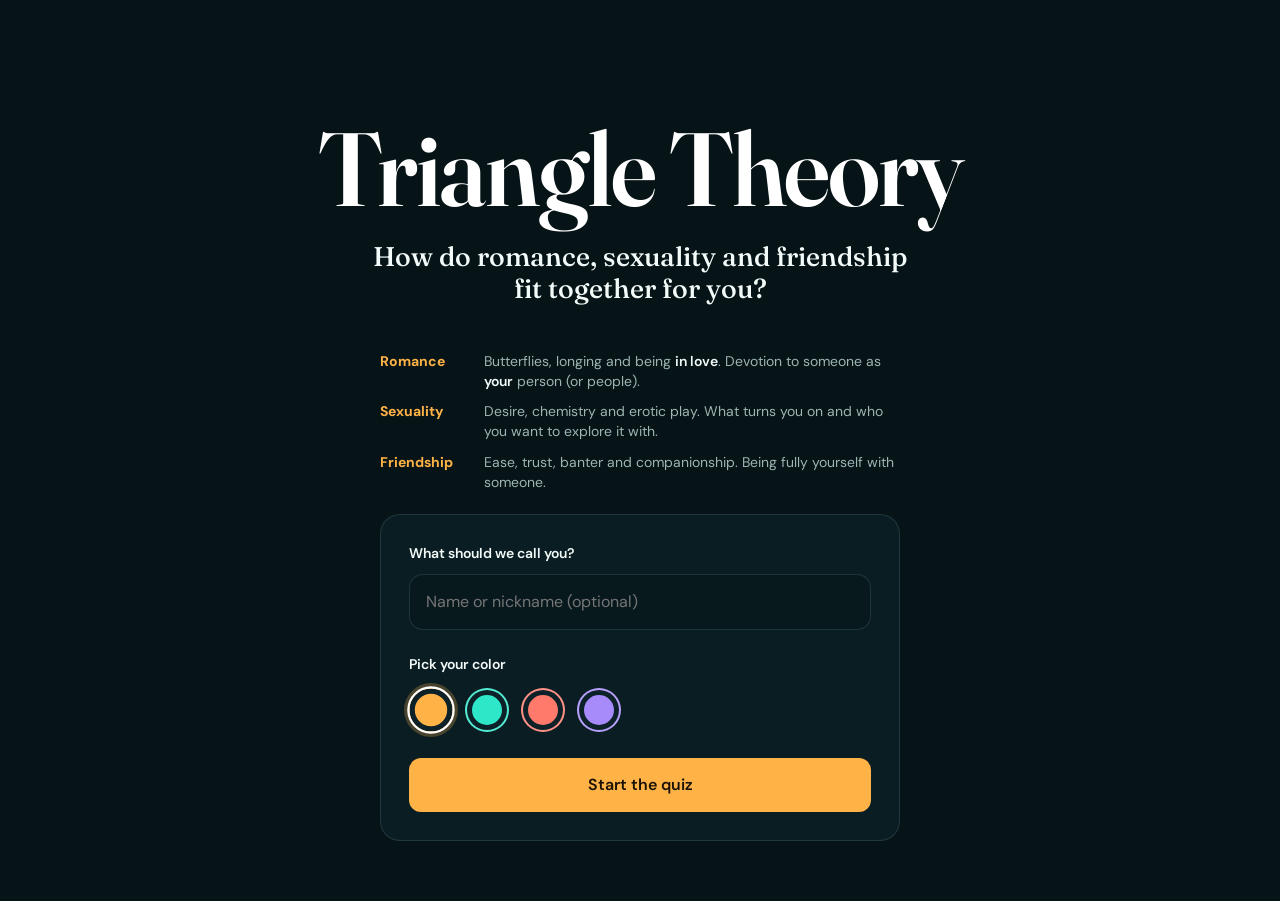
<file: index.html>
<!doctype html>
<html lang="en">
<head>
  <meta charset="utf-8">
  <meta name="viewport" content="width=device-width, initial-scale=1, viewport-fit=cover">
  <meta name="theme-color" content="#061317">
  <title>Triangle Theory</title>
  <meta name="description" content="A quiz that maps how romance, sexuality and friendship fit together for you.">
  <link rel="preconnect" href="https://fonts.googleapis.com">
  <link rel="preconnect" href="https://fonts.gstatic.com" crossorigin>
  <link href="https://fonts.googleapis.com/css2?family=Fraunces:ital,opsz,wght@0,9..144,500;0,9..144,600;0,9..144,700;1,9..144,500&family=DM+Sans:wght@400;500;600;700;800&display=swap" rel="stylesheet">
  <link rel="stylesheet" href="css/style.css?v=20261022b">
</head>
<body>
<div class="app">

  <section id="intro" class="screen active">
    <div class="hero">
      <h1>Triangle Theory</h1>
      <p class="tagline">How do romance, sexuality and friendship fit together for you?</p>
    </div>
    <dl class="defs">
      <div><dt>Romance</dt><dd>Butterflies, longing and being <em>in love</em>. Devotion to someone as <em>your</em> person (or people).</dd></div>
      <div><dt>Sexuality</dt><dd>Desire, chemistry and erotic play. What turns you on and who you want to explore it with.</dd></div>
      <div><dt>Friendship</dt><dd>Ease, trust, banter and companionship. Being fully yourself with someone.</dd></div>
    </dl>
    <div class="card setup">
      <label for="name">What should we call you?</label>
      <input id="name" type="text" placeholder="Name or nickname (optional)" maxlength="24" autocomplete="off" autocapitalize="words">
      <div class="setup-label" id="color-label">Pick your color</div>
      <div class="colors" role="radiogroup" aria-labelledby="color-label" id="colors"></div>
      <button id="start" class="primary" type="button">Start the quiz</button>
    </div>
  </section>

  <section id="quiz" class="screen">
    <div class="quiz-head">
      <h2>Triangle Theory</h2>
      <div class="mini-level"><span id="progress-text">1 / 23</span></div>
    </div>
    <div class="quiz-layout">
      <div class="tri-column">
        <svg id="mini" viewBox="0 0 300 270" role="img" aria-label="Your live position on the triangle">
          <polygon points="150,24 22,246 278,246" class="tri-fill"/>
          <g class="tri-grid" id="mini-grid"></g>
          <polygon points="150,24 22,246 278,246" class="tri-edge"/>
          <g id="mini-dot" class="tri-dot"><circle r="16" class="halo"/><circle r="8"/></g>
          <text x="150" y="14" text-anchor="middle">ROMANCE</text>
          <text x="22" y="264" text-anchor="start">SEXUALITY</text>
          <text x="278" y="264" text-anchor="end">FRIENDSHIP</text>
        </svg>
        <p class="hint">Your position updates as you answer.</p>
      </div>
      <div class="question-column">
        <div class="progress-track"><div id="progress-bar" class="progress-bar"></div></div>
        <div class="card question-card">
          <div class="question-number" id="qnum">Question 1</div>
          <h3 id="question"></h3>
          <p id="pick-hint" class="pick-hint" hidden></p>
          <div id="answers" class="answers"></div>
          <button id="next" type="button" class="primary next" hidden>Continue</button>
          <button id="back" type="button" class="link">&larr; Back</button>
        </div>
      </div>
    </div>
  </section>

  <section id="result" class="screen">
    <div class="card results">
      <div class="eyebrow" id="r-eyebrow">Your result</div>
      <div class="result-layout">
        <div class="chart-wrap"><canvas id="chart" role="img"></canvas></div>
        <div class="result-copy">
          <div class="type-kicker" id="zone-kicker">Your zone</div>
          <h3 id="r-name"></h3>
          <blockquote id="r-desc"></blockquote>
          <div class="traits" id="traits"></div>
        </div>
      </div>
      <details class="legend-box">
        <summary>See all the zones</summary>
        <ul id="legend" class="legend"></ul>
      </details>
      <a id="take" class="primary btn take" href="./" hidden>Take it yourself</a>
      <div id="owner-actions">
        <div class="share-box" id="share-box">
          <input id="share-url" type="text" readonly aria-label="Shareable link">
          <button id="copy" class="primary" type="button">Copy link</button>
        </div>
        <div class="small-actions">
          <button id="download" class="secondary small" type="button">Save image</button>
          <button id="retake" class="secondary small" type="button">Do it again</button>
        </div>
      </div>
      <p class="save-note" id="save-note" aria-live="polite"></p>
    </div>
  </section>

</div>
<script src="js/questions.js?v=20261022b"></script>
<script src="js/regions.js?v=20261022b"></script>
<script src="js/scoring.js?v=20261022b"></script>
<script src="js/chart.js?v=20261022b"></script>
<script src="js/main.js?v=20261022b"></script>
</body>
</html>
</file>
<file: css/style.css>
:root { --accent:#ffb347; --accent-rgb:255,179,71; --accent2:#ff8a3d; --on:#1a1203; --bg:#061317; --text:#f2fbf8; --muted:#9db5b3; --border:rgba(190,255,245,.12); }
* { box-sizing:border-box; -webkit-tap-highlight-color:transparent; }
html { min-height:100%; background:var(--bg); -webkit-text-size-adjust:100%; }
body { margin:0; min-height:100vh; min-height:100dvh; color:var(--text); font-family:"DM Sans",system-ui,sans-serif; font-size:16px; line-height:1.5;
  background:var(--bg); background-attachment:fixed; overflow-x:hidden; }
button,input { font:inherit; }
h1,h2,h3 { font-family:Fraunces,Georgia,serif; font-weight:600; margin:0; }
.app { min-height:100vh; padding:32px 18px 60px; padding-left:max(18px,env(safe-area-inset-left)); padding-right:max(18px,env(safe-area-inset-right)); padding-bottom:max(60px,env(safe-area-inset-bottom)); }
.screen { display:none; max-width:1120px; margin:auto; }
.screen.active { display:block; animation:fade .45s ease; }
.only-mobile { display:none; }

.hero { text-align:center; padding:8vh 0 35px; }
.eyebrow { font-size:15px; font-weight:600; color:var(--accent); }
.hero h1 { font-size:clamp(46px,11vw,104px); line-height:.95; margin:16px 0; color:#fff; letter-spacing:-.02em; overflow-wrap:anywhere; }
.hero h1 em { font-style:italic; color:var(--accent); font-weight:500; }
.tagline { font-family:Fraunces,Georgia,serif; font-weight:500; font-size:clamp(22px,5vw,27px); margin:22px auto 10px; max-width:30ch; line-height:1.2; }
.intro { max-width:570px; margin:auto; color:var(--muted); line-height:1.7; font-size:15px; }

.card { background:#0a1d23; border:1px solid var(--border); border-radius:20px; }
.defs { max-width:520px; margin:0 auto 22px; display:grid; gap:10px; }
.defs div { display:grid; grid-template-columns:92px 1fr; gap:12px; align-items:baseline; font-size:14px; line-height:1.45; color:var(--muted); }
.defs dt { font-size:14px; font-weight:700; color:var(--accent); }
.defs dd { margin:0; }
.defs em { color:var(--text); font-style:normal; font-weight:600; }
.setup { max-width:520px; margin:auto; padding:28px; }
.setup label,.setup-label { display:block; font-size:14px; font-weight:600; margin-bottom:10px; }
.setup input { width:100%; padding:15px 16px; border-radius:14px; border:1px solid var(--border); background:#08191e; color:var(--text); outline:none; margin-bottom:24px; font-size:16px; }
.setup input:focus { border-color:var(--accent); box-shadow:0 0 0 3px rgba(var(--accent-rgb),.12); }
.colors { display:flex; gap:12px; margin:13px 0 26px; flex-wrap:wrap; }
.color { width:44px; height:44px; border-radius:50%; border:2px solid rgba(255,255,255,.18); background:var(--swatch); cursor:pointer; box-shadow:inset 0 0 0 5px #0c2128; padding:0; transition:.2s; }
.color.active { border-color:#fff; transform:scale(1.08); box-shadow:0 0 0 3px rgba(var(--accent-rgb),.25),inset 0 0 0 5px #0c2128; }

.primary,.secondary { border:0; border-radius:12px; padding:15px 20px; min-height:50px; cursor:pointer; font-weight:600; font-size:16px; transition:.2s; }
.primary { width:100%; color:var(--on); background:var(--accent); }
.secondary { background:transparent; color:var(--text); border:1px solid var(--border); }
button:focus-visible,summary:focus-visible { outline:3px solid #fff; outline-offset:2px; }
@media (hover:hover) { .primary:hover { transform:translateY(-2px); filter:brightness(1.08); } .secondary:hover { border-color:var(--accent); } }

.quiz-head { display:flex; justify-content:space-between; align-items:flex-end; margin:20px 0 24px; gap:12px; }
.quiz-head h2 { font-size:34px; }
.mini-level { font-size:13px; color:var(--muted); white-space:nowrap; }
.quiz-layout { display:grid; grid-template-columns:minmax(300px,.8fr) minmax(400px,1.2fr); gap:42px; align-items:center; }
.tri-column { text-align:center; }
#mini { width:min(360px,100%); height:auto; overflow:visible; }
#mini text { fill:var(--muted); font:700 10px "DM Sans",system-ui,sans-serif; letter-spacing:.12em; }
.tri-fill { fill:rgba(190,255,245,.04); }
.tri-edge { fill:none; stroke:rgba(255,255,255,.38); stroke-width:2; stroke-linejoin:round; }
.tri-grid line { stroke:rgba(255,255,255,.1); stroke-width:1; }
.tri-dot { transition:transform .75s cubic-bezier(.2,.8,.2,1); }
.tri-dot circle { fill:var(--accent); stroke:#fff; stroke-width:2; }
.tri-dot .halo { fill:rgba(var(--accent-rgb),.2); stroke:none; }
.hint { color:var(--muted); font-size:12px; margin:12px 0 0; }

.question-column { min-width:0; }
.progress-track { height:6px; border-radius:99px; background:#12303a; overflow:hidden; margin-bottom:18px; }
.progress-bar { height:100%; width:0; background:var(--accent); transition:.35s; }
.question-card { padding:34px; }
.question-number { font-size:14px; color:var(--accent); font-weight:600; }
.question-card h3 { font-size:clamp(28px,4.5vw,44px); line-height:1.08; margin:16px 0 22px; }
.answers { display:grid; gap:10px; }
.answer { width:100%; text-align:left; min-height:56px; padding:14px 16px; border:1px solid var(--border); background:#0a1d23; color:var(--text); border-radius:12px; cursor:pointer; font-size:15px; line-height:1.35; transition:.18s; }
.pick-hint { margin:0 0 12px; font-size:14px; font-weight:600; color:var(--accent); }
.next { margin-top:14px; }
.next:disabled { opacity:.4; cursor:default; box-shadow:none; }
.answer.multi::before { content:""; display:inline-block; width:16px; height:16px; margin-right:10px; vertical-align:-3px; border:2px solid var(--muted); border-radius:5px; box-sizing:border-box; }
.answer.multi.chosen::before { background:var(--on); border-color:var(--on); box-shadow:inset 0 0 0 3px var(--accent); }
.answer.chosen { background:var(--accent); border-color:var(--accent); color:var(--on); font-weight:600; }
@media (hover:hover) { .answer:hover { border-color:var(--accent); background:rgba(var(--accent-rgb),.09); transform:translateY(-2px); } .answer.chosen:hover { background:var(--accent); } }
.link { border:0; background:none; color:var(--muted); padding:12px 0 4px; margin-top:12px; cursor:pointer; min-height:44px; }
.link:disabled { opacity:.35; cursor:default; }

.results { padding:38px; max-width:1000px; margin:4vh auto 0; }
.result-layout { display:grid; grid-template-columns:1.1fr .9fr; gap:40px; align-items:center; margin:24px 0 20px; }
.chart-wrap { min-width:0; }
#chart { display:block; width:100%; height:auto; }
.type-kicker { font-size:14px; font-weight:600; color:var(--muted); }
.result-copy h3 { font-size:clamp(38px,6vw,56px); line-height:.95; margin:10px 0; }
.result-copy blockquote { border-left:2px solid var(--accent); padding-left:17px; margin:18px 0 24px; color:#d4e6e3; font-family:Fraunces,Georgia,serif; font-weight:400; font-size:20px; line-height:1.35; }
.traits { display:grid; gap:12px; }
.trait { display:grid; grid-template-columns:96px 1fr 42px; align-items:center; gap:10px; font-size:14px; }
.trait-track { height:7px; background:#12303a; border-radius:99px; overflow:hidden; }
.trait-fill { height:100%; width:0; background:var(--accent); transition:width 1s; }
.trait strong { text-align:right; color:var(--muted); }
.legend-box { margin:8px 0 22px; border:1px solid var(--border); border-radius:14px; padding:0 16px; }
.legend-box summary { cursor:pointer; padding:14px 0; font-size:15px; font-weight:600; }
.legend { list-style:none; margin:0; padding:0 0 12px; display:grid; gap:12px; }
.legend li { display:grid; grid-template-columns:14px 1fr; gap:10px; font-size:13px; color:var(--muted); line-height:1.45; }
.legend i { width:12px; height:12px; border-radius:50%; margin-top:4px; background:var(--c); }
.legend b { color:var(--text); display:block; }
.legend li.mine b::after { content:" · you"; color:var(--accent); }
.take { width:100%; }
.small-actions { display:flex; gap:10px; margin-top:12px; justify-content:center; }
.secondary.small { padding:9px 16px; min-height:44px; font-size:12px; }
.btn { display:flex; align-items:center; justify-content:center; text-decoration:none; text-align:center; }
.share-box { display:flex; gap:10px; margin-top:4px; }
.share-box input { flex:1; min-width:0; padding:13px 14px; border-radius:12px; border:1px solid var(--border); background:#08191e; color:var(--text); font-size:14px; }
.share-box button { width:auto; flex:none; padding:13px 18px; min-height:48px; white-space:nowrap; }
.save-note { text-align:center; color:var(--muted); font-size:12px; min-height:18px; margin:12px 0 0; }

@keyframes fade { from { opacity:0; transform:translateY(8px); } to { opacity:1; transform:none; } }
@media (prefers-reduced-motion:reduce) { *,*::before,*::after { animation:none !important; transition:none !important; } }

@media (max-width:760px) {
  body { font-size:16px; }
  .app { padding:18px 12px 40px; padding-left:max(12px,env(safe-area-inset-left)); padding-right:max(12px,env(safe-area-inset-right)); }
  .only-mobile { display:inline; }
  .hero { padding:4vh 0 24px; }
  .setup { padding:20px; }
  .quiz-head { margin:8px 0 14px; }
  .quiz-head h2 { font-size:26px; }
  .quiz-layout,.result-layout { grid-template-columns:1fr; gap:18px; }
  .tri-column { order:0; }
  #mini { width:min(210px,56vw); }
  .hint { display:none; }
  .question-card { padding:20px 16px; border-radius:16px; }
  .question-card h3 { font-size:26px; margin:12px 0 16px; }
  .answer { padding:14px; font-size:16px; }
  .results { padding:20px 14px; margin-top:0; border-radius:20px; }
  .result-copy blockquote { font-size:18px; }
  .trait { grid-template-columns:84px 1fr 38px; }
}
@media (max-width:360px) { .hero h1 { font-size:44px; } }
[hidden] { display:none !important; }
.answer:disabled:not(.chosen) { opacity:.35; cursor:default; transform:none; }
</file>
